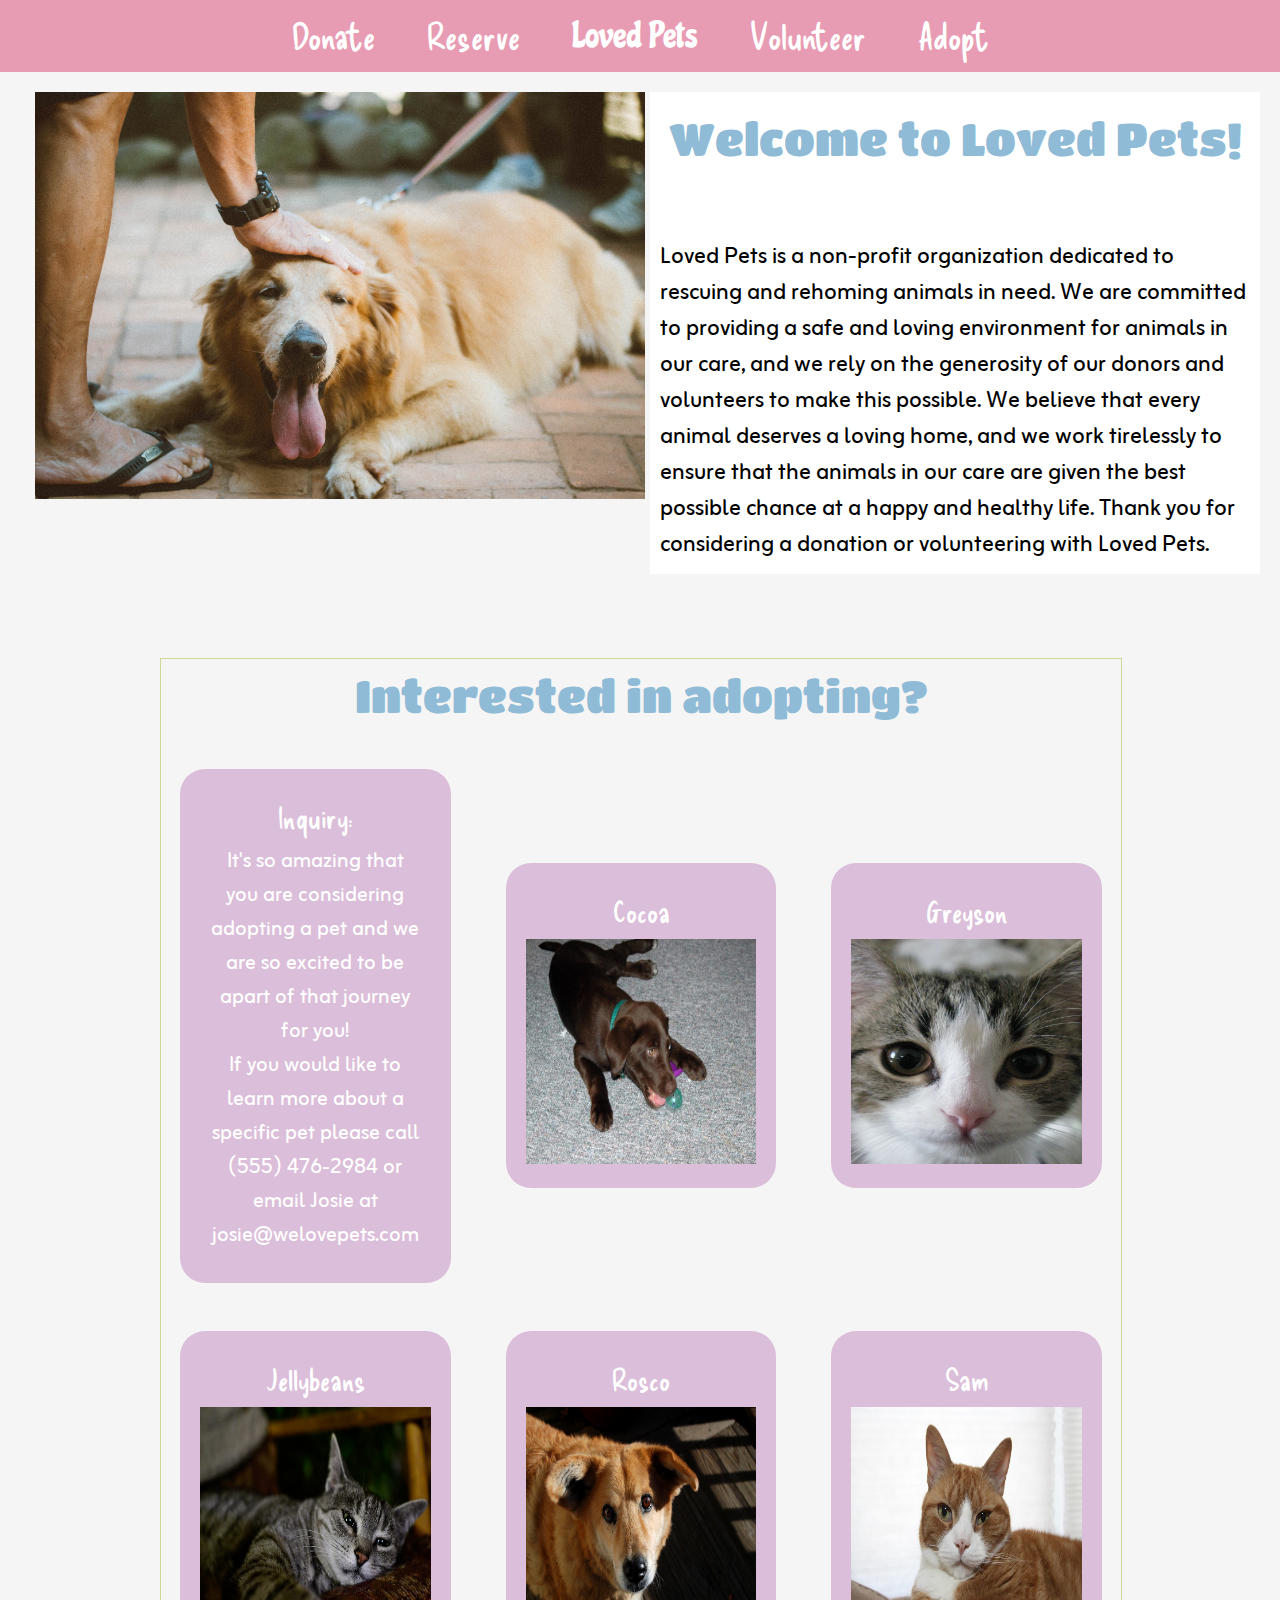
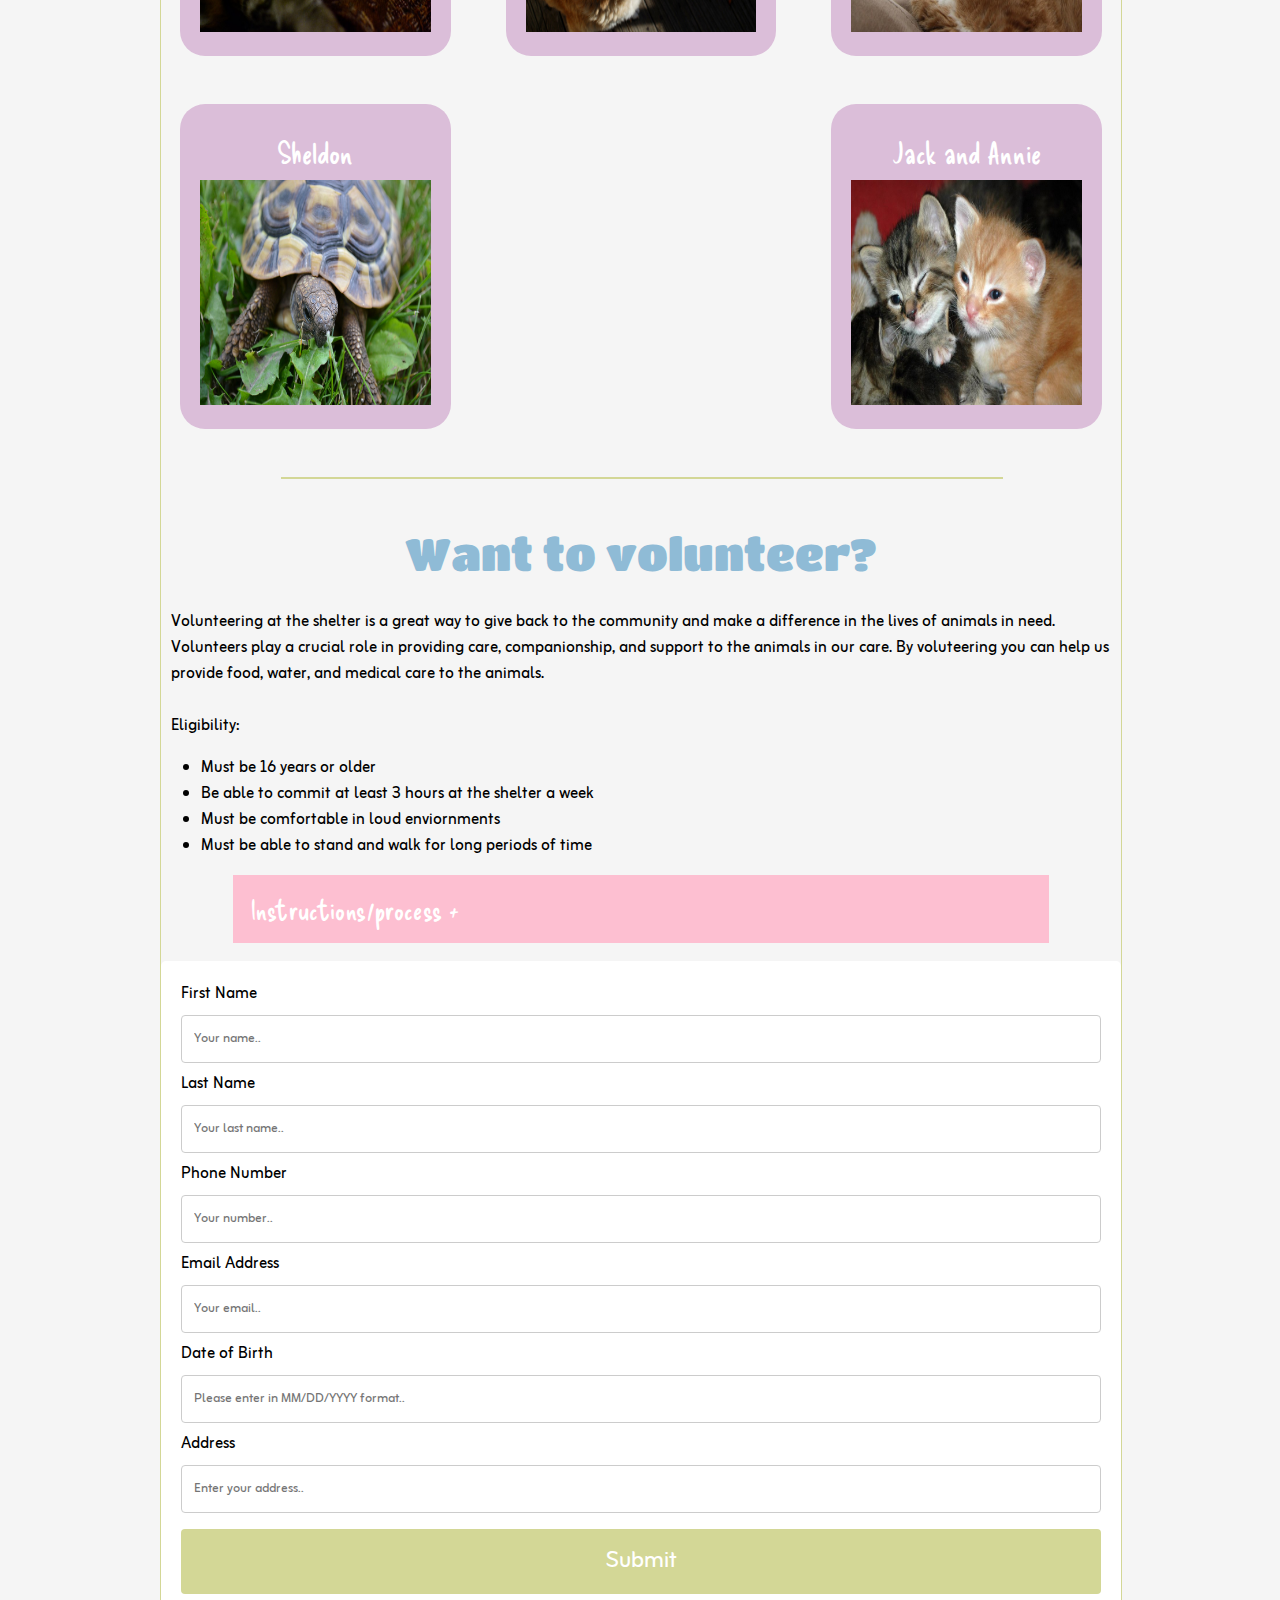
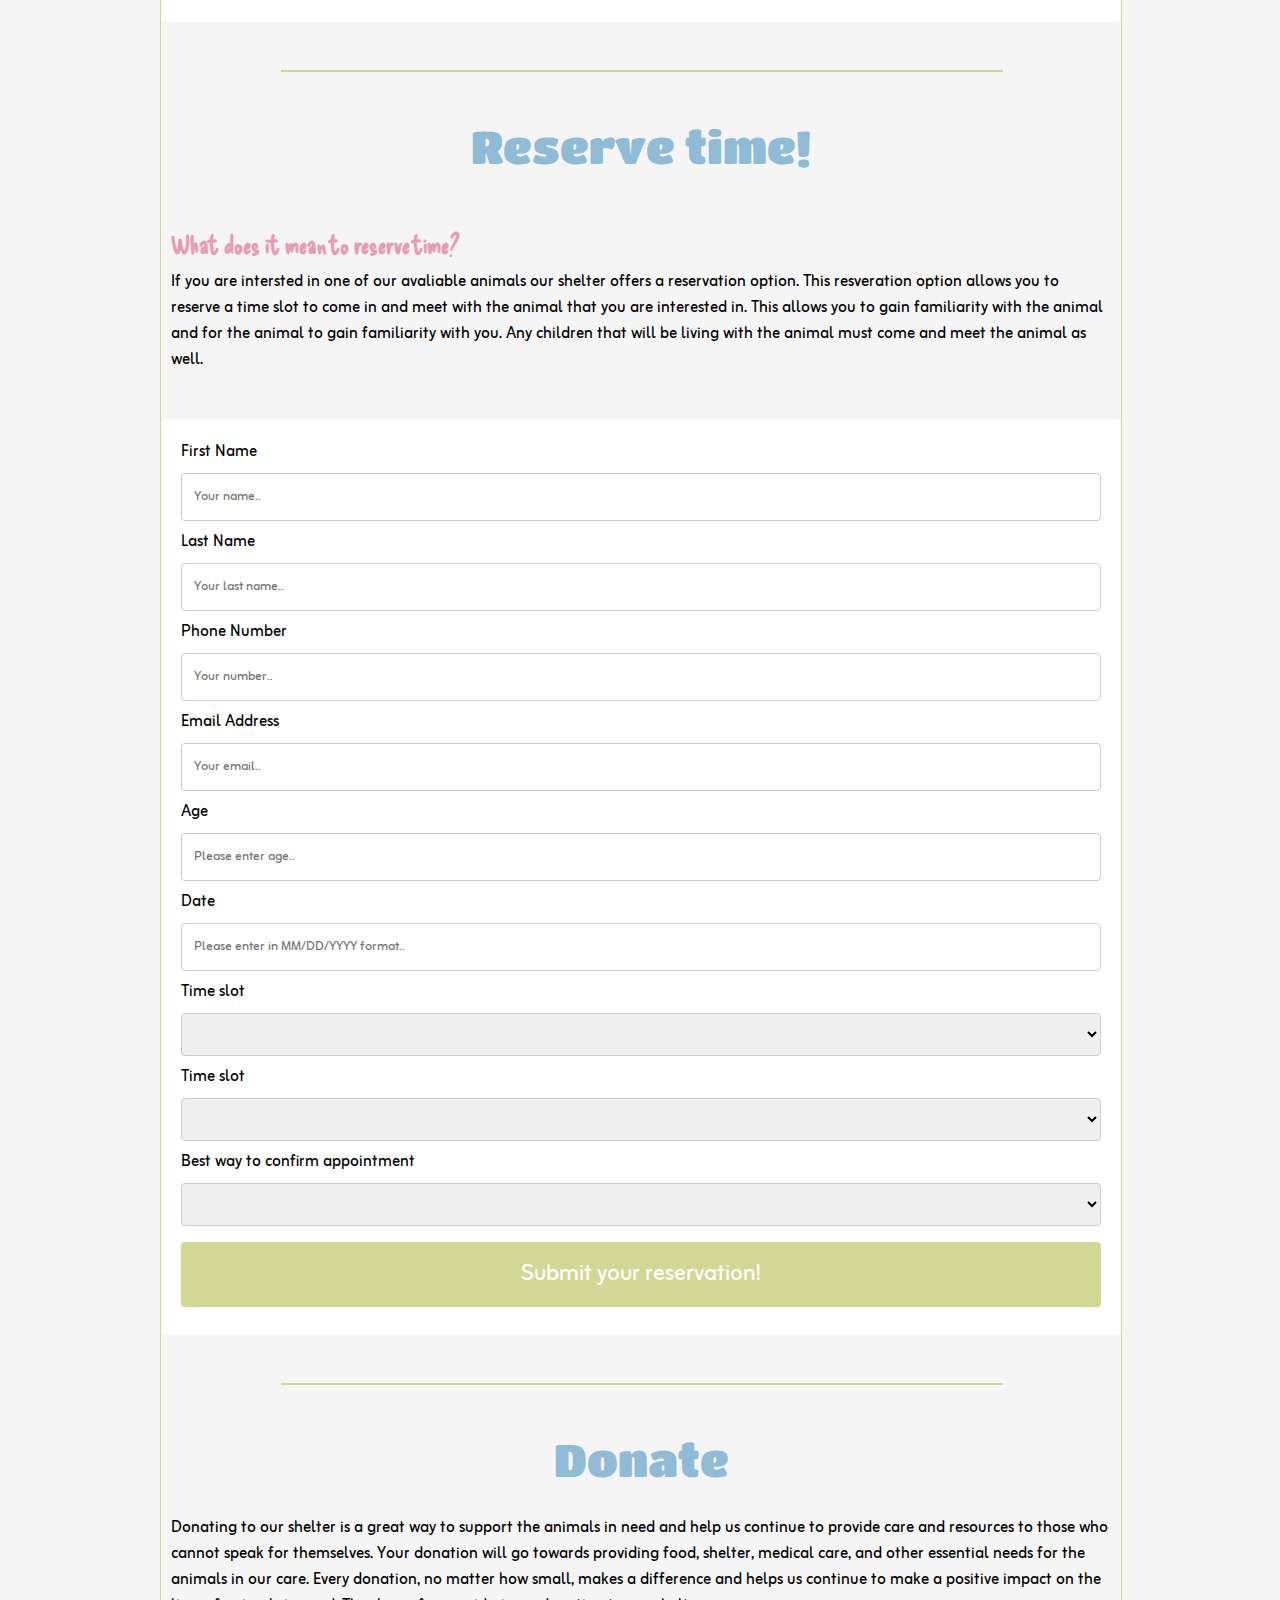
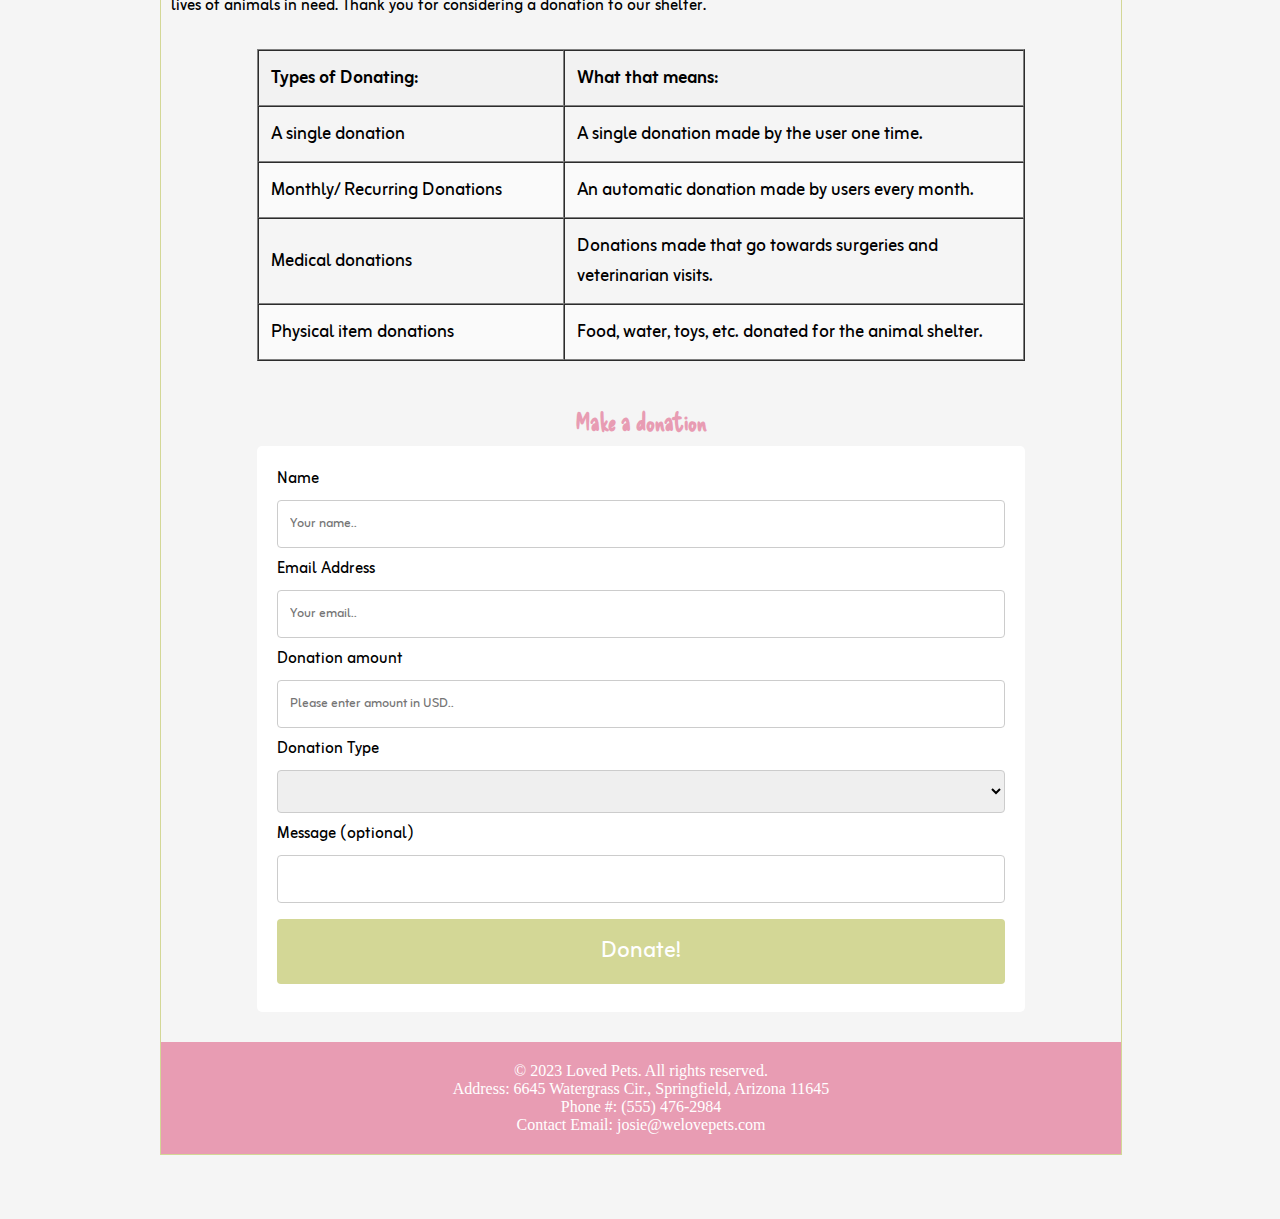
<file: index.html>
<!DOCTYPE html>
<html lang="en">
<head>
    <meta charset="UTF-8">
    <meta name="viewport" content="width=device-width, initial-scale=1.0">
    <title>Loved Pets</title>
  <link rel="preconnect" href="https://fonts.googleapis.com">
  <link rel="preconnect" href="https://fonts.gstatic.com" crossorigin>
  <link href="https://fonts.googleapis.com/css2?family=Chicle&family=Delicious+Handrawn&family=Zain:wght@700&display=swap" rel="stylesheet">
  <link rel="preconnect" href="https://fonts.googleapis.com">
  <link rel="preconnect" href="https://fonts.gstatic.com" crossorigin>
  <link href="https://fonts.googleapis.com/css2?family=Titan+One&display=swap" rel="stylesheet">
  <link rel="stylesheet" type="text/css" href="style.css">
</head>

<body>
  <ul id=navbar>
    <li><a href="#donate" style="font-family:Delicious Handrawn", cursive;">Donate</a></li>
    <li><a href="#reserve" style="font-family:Delicious Handrawn", cursive;">Reserve</a></li>
    <li><a href="#home" style="font-family: Chicle, serif;">Loved Pets</a></li>
    <li><a href="#volunteer" style="font-family:Delicious Handrawn", cursive;">Volunteer</a></li>
    <li><a href="#adopt" style="font-family:Delicious Handrawn", cursive;">Adopt</a></li>
  </ul>

  <div class="container1">
<div class="image-stack" id=home>
  <img src="imageforwebsite/dog_patting.jpg" class="imgs" style="margin-left: 15px;">
</div>
    <div class="text" style="background-color: white;">

      <h1 style="text-align: center;">Welcome to Loved Pets!</h1><br><p style="font-size: 2.5vh;">Loved Pets is a non-profit organization dedicated to rescuing and rehoming animals in need. We are committed to providing a safe and loving environment for animals in our care, and we rely on the generosity of our donors and volunteers to make this possible. We believe that every animal deserves a loving home, and we work tirelessly to ensure that the animals in our care are given the best possible chance at a happy and healthy life. Thank you for considering a donation or volunteering with Loved Pets.</p>
    </div>
    
  </div>

  <div class="line" id=adopt><div>










  
  
  
  <!--adopt section-->
  <h1 style="text-align: center;font-family: Titan One, sans-serif; ;font-size: 5vh;">Interested in adopting?</h1>
    <div class="box-container">
      
      <div id="why" class="box" ><p id="whytitle" class="title">Inquiry:</p>
          <p style="font-family: zain;font-size: 2.3vh;">It's so amazing that you are considering adopting a pet and we are so excited to be apart of that journey for you!<br>
          If you would like to learn more about a specific pet please   call (555) 476-2984 or email Josie at josie@welovepets.com

          </p>

      </div>
      
      <div id="pitch" class="box" style="height: 15%;"><p id="pitchtitle" class="title">Cocoa</p>
        <img src="imageforwebsite/cocoa.jpg" style="height: 25vh;width: 100%;">
        <div class="overlay">
          <p>Breed/Gender: Female chocolate labrador</p>
          <p>Age: 20 weeks</p>
          <p>Details: Cocoa is sweet as pie and loves to give kisses. </p>
        </div>
      </div>

      <div id="theme" class="box"><p id="themetitle" class="title">Greyson</p>
        <img src="imageforwebsite/greyson.jpg" style="height: 25vh;width: 100%;">
        <div class="overlay">
          <p>Breed/Gender: Male gray mix</p>
          <p>Age: 10 weeks</p>
          <p>Details: Greyson is high energy and high cuddles! </p>
        </div>
      </div>

      
    </div>

    <div class="box-container">
      <div id="pitch" class="box" style="height: 15%;"><p id="pitchtitle" class="title">Jellybeans</p>
        <img src="imageforwebsite/jellybean.jpg" style="height: 25vh;width: 100%;">
        <div class="overlay">
          <p>Breed/Gender: Female gray tabby</p>
          <p>Age: 2 years</p>
          <p>Details: Jellybean was found in a storm drain, but loves people. </p>
        </div>
      </div>

      <div id="why" class="box"><p id="whytitle" class="title">Rosco</p>
        <img src="imageforwebsite/rosco.jpg" style="height: 25vh;width: 100%;">
        <div class="overlay">
          <p>Breed/Gender: Male corgi/chihuahua mix</p>
          <p>Age: 8 years</p>
          <p>Details: Roscoe is an older, house trained dog whose owner had to surrender him. He is ready for a home! </p>
        </div>
    </div>
      <div id="pitch" class="box" style="height: 15%;"><p id="pitchtitle" class="title">Sam</p>
        <img src="imageforwebsite/sam.jpg" style="height: 25vh;width: 100%;">
        <div class="overlay">
          <p>Breed/Gender: Male orange mix</p>
          <p>Age: 3 years</p>
          <p>Details: Sam is a calm kitty who is great with children and other animals, but not with dogs. </p>
        </div>
      </div>
    </div>

    <div class="box-container">

      <div id="theme" class="box"><p id="themetitle" class="title">Sheldon</p>
        <img src="imageforwebsite/sheldon.jpg" style="height: 25vh;width: 100%;">
        <div class="overlay">
          <p>Breed/Gender: Male box turtle</p>
          <p>Age: 1 year</p>
          <p>Details: Sheldon likes to sit in the sun, and doesn’t bite! </p>
        </div>
        
      </div>
      <div id="why" class="box"><p id="whytitle" class="title">Jack and Annie</p>
      <img src="imageforwebsite/jack_and_annie.jpg" style="height: 25vh;width: 100%;">
      <div class="overlay">
        <p>Breed/Gender: Male and female brother and sister mix</p>
        <p>Age: 6 weeks</p>
        <p>Details: Jack and Annie are playful and adorable! </p>
      </div>
      

  
  </div>
    </div>

<div class="line" id="volunteer"></div>
  <div class="square"></div>
  <!--volunteer-->
  <div class="container">
  <h1 style="font-family: font-family: Titan One, sans-serif;text-align: center;">Want to volunteer?</h1>
    <p style="font-family: zain;">Volunteering at the shelter is a great way to give back to the community and make a difference in the lives of animals in need. Volunteers play a crucial role in providing care, companionship, and support to the animals in our care. By voluteering you can help us provide food, water, and medical care to the animals.
      <br>
      <br>
      Eligibility:
      <br>
      <ul>
        <li>Must be 16 years or older</li>
        <li>Be able to commit at least 3 hours at the shelter a week</li>
        <li>Must be comfortable in loud enviornments</li>
        <li>Must be able to stand and walk for long periods of time </li>
      </ul>
      
    </p>
    <button class="accordion" style="background-color:#fdbfd1;font-family: Delicious Handrawn, cursive;font-size: 3vh;letter-spacing: 0.01cm;color: white;">Instructions/process +</button>
    <div class="panel">
      <ol>
     <li>Complete the online application</li>
        <li>Submit the application by emailing it to volunteer@welovepets.com or completing the form below</li>
        <li>Participate in a brief phone interview</li>
        <li>Attend a volunteer training session on the first Saturday of every month</li>
      </ol>
    </div>
    <br>
    <br>
    <form>

      <label for="fname">First Name</label>
      <input type="text" id="fname" name="firstname" placeholder="Your name..">

      <label for="lname">Last Name</label>
      <input type="text" id="lname" name="lastname" placeholder="Your last name..">

      <label for="Phone-number">Phone Number</label>
      <input type="text" id="fname" name="phonenumber" placeholder="Your number..">

      <label for="eaddress">Email Address</label>
      <input type="text" id="eaddress" name="emailaddress" placeholder="Your email..">

      <label for="dab">Date of Birth</label>
      <input type="text" id="dab" name="dateofbirth" placeholder="Please enter in MM/DD/YYYY format..">

      <label for="Address">Address</label>
      <input type="text" id="Address" name="Address" placeholder="Enter your address..">
      
      <input style="font-size: 2.5vh;" type="submit" value="Submit">
    </form>
  </div>

  <div class="line" id="reserve"></div>


  <div class="container">
  <h1 style="font-family: font-family: Titan One, sans-serif;text-align: center; ">Reserve time!</h1>
    <br>
    <h2 style="font-family: Delicious Handrawn, cursive;"><b>What does it mean to reserve time?</b></h2>
  <p style="font-family: zain;">If you are intersted in one of our avaliable animals our shelter offers a reservation option. This resveration option allows you to reserve a time slot to come in and meet with the animal that you are interested in. This allows you to gain familiarity with the animal and for the animal to gain familiarity with you. Any children that will be living with the animal must come and meet the animal as well. </p>
    <br>
    <br>
    <form>

      <label for="fname">First Name</label>
      <input type="text" id="fname" name="firstname" placeholder="Your name..">

      <label for="lname">Last Name</label>
      <input type="text" id="lname" name="lastname" placeholder="Your last name..">

      <label for="Phone-number">Phone Number</label>
      <input type="text" id="fname" name="phonenumber" placeholder="Your number..">

      <label for="eaddress">Email Address</label>
      <input type="text" id="eaddress" name="emailaddress" placeholder="Your email..">

      <label for="dab">Age</label>
      <input type="text" id="dab" name="dateofbirth" placeholder="Please enter age..">

      <label for="Address">Date</label>
      <input type="text" id="date" name="date" placeholder="Please enter in MM/DD/YYYY format..">

      <label for="timeslot">Time slot</label>
      <select id="timeslot" name="time">
        <option value="blank">       </option>
        <option value="time1">12:00 - 12:25</option>
        <option value="time2">12:35 -12:55</option>
        <option value="time3">1:05 - 1:30</option>
        <option value="time4">1:40 - 2:10</option>

      </select>

      <label for="pet">Time slot</label>
      <select id="pet" name="pet">
        <option value="blank">       </option>
        <option value="cocoa">Cocoa</option>
        <option value="greyson">Greyson</option>
        <option value="JackandAnnie">Jack and Annie</option>
        <option value="Jellybean">Jellybean</option>
        <option value="Max">Max</option>
        <option value="Rosco">Rosco</option>
        <option value="Sam">Sam</option>
        <option value="Sheldon">Sheldon</option>

      </select>

      <label for="confirm">Best way to confirm appointment </label>
      <select id="confirm" name="confirm">
        <option value="blank">       </option>
        <option value="email">Email</option>
        <option value="Phone">Phone</option>
        <option value="Text">Text Message</option>
      </select>

      <input style="font-size: 2.5vh;" type="submit" value="Submit your reservation!">
    </form>
  </div>



  <div class="line" id="donate"></div>



  <div class="container">
     <h1 style="font-family: font-family: Titan One, sans-serif;text-align: center;">Donate</h1>
    <p style="font-family: zain;">Donating to our shelter is a great way to support the animals in need and help us continue to provide care and resources to those who cannot speak for themselves. Your donation will go towards providing food, shelter, medical care, and other essential needs for the animals in our care. Every donation, no matter how small, makes a difference and helps us continue to make a positive impact on the lives of animals in need. Thank you for considering a donation to our shelter.</p>

    <div style="width: 80%; margin: 30px auto;">

      <table border="1" cellpadding="12" cellspacing="0" 
             style="width:100%; font-size:18px; text-align:left; font-family: zain;">

        <tr style="background:#f2f2f2; font-weight:bold;">
          <th style="width:40%;">Types of Donating:</th>
          <th>What that means:</th>
        </tr>

        <tr>
          <td>A single donation</td>
          <td>A single donation made by the user one time.</td>
        </tr>

        <tr style="background:#fafafa;">
          <td>Monthly/ Recurring Donations</td>
          <td>An automatic donation made by users every month.</td>
        </tr>

        <tr>
          <td>Medical donations</td>
          <td>Donations made that go towards surgeries and veterinarian visits.</td>
        </tr>

        <tr style="background:#fafafa;">
          <td>Physical item donations</td>
          <td>Food, water, toys, etc. donated for the animal shelter.</td>
        </tr>

      </table>
      <br>
      <br>
      <h2 style="text-align: center; font-family: Delicious Handrawn, cursive;">Make a donation</h2>
      <form>

        <label for="fname"> Name</label>
        <input type="text" id="fname" name="firstname" placeholder="Your name..">

        <label for="eaddress">Email Address</label>
        <input type="text" id="eaddress" name="emailaddress" placeholder="Your email..">


        <label for="Address">Donation amount</label>
        <input type="text" id="date" name="date" placeholder="Please enter amount in USD..">


        <label for="donationtype">Donation Type</label>
        <select id="donationtype" name="donationtype">
          <option value="blank">       </option>
          <option value="cocoa">Single donation</option>
          <option value="Monthly/ Recurring Donations	">Monthly/ Recurring Donations	</option>
          <option value="Medical donations">Medical donations	</option>
          <option value="Physical item donations">Physical item donations	</option>


        </select>

        <label for="message"> Message (optional)</label>
        <input type="text" id="message" name="message" placeholder="      ">

        <input style="font-size: 2.5vh;" type="submit" value="Donate!">
      </form>
    </div>  
    </div>

    <footer>
      <p>© 2023 Loved Pets. All rights reserved.<br>
      Address: 6645 Watergrass Cir., Springfield, Arizona 11645<br>
      Phone #: (555) 476-2984<br>
      Contact Email: josie@welovepets.com</p>
    </footer>



  
  <script>var acc = document.getElementsByClassName("accordion");
  var i;

  for (i = 0; i < acc.length; i++) {
    acc[i].addEventListener("click", function() {
      this.classList.toggle("active");

      var panel = this.nextElementSibling;
      if (panel.style.display === "block") {
        panel.style.display = "none";
      } else {
        panel.style.display = "block";
      }
    });
  }</script>


</body>
</html>
</file>
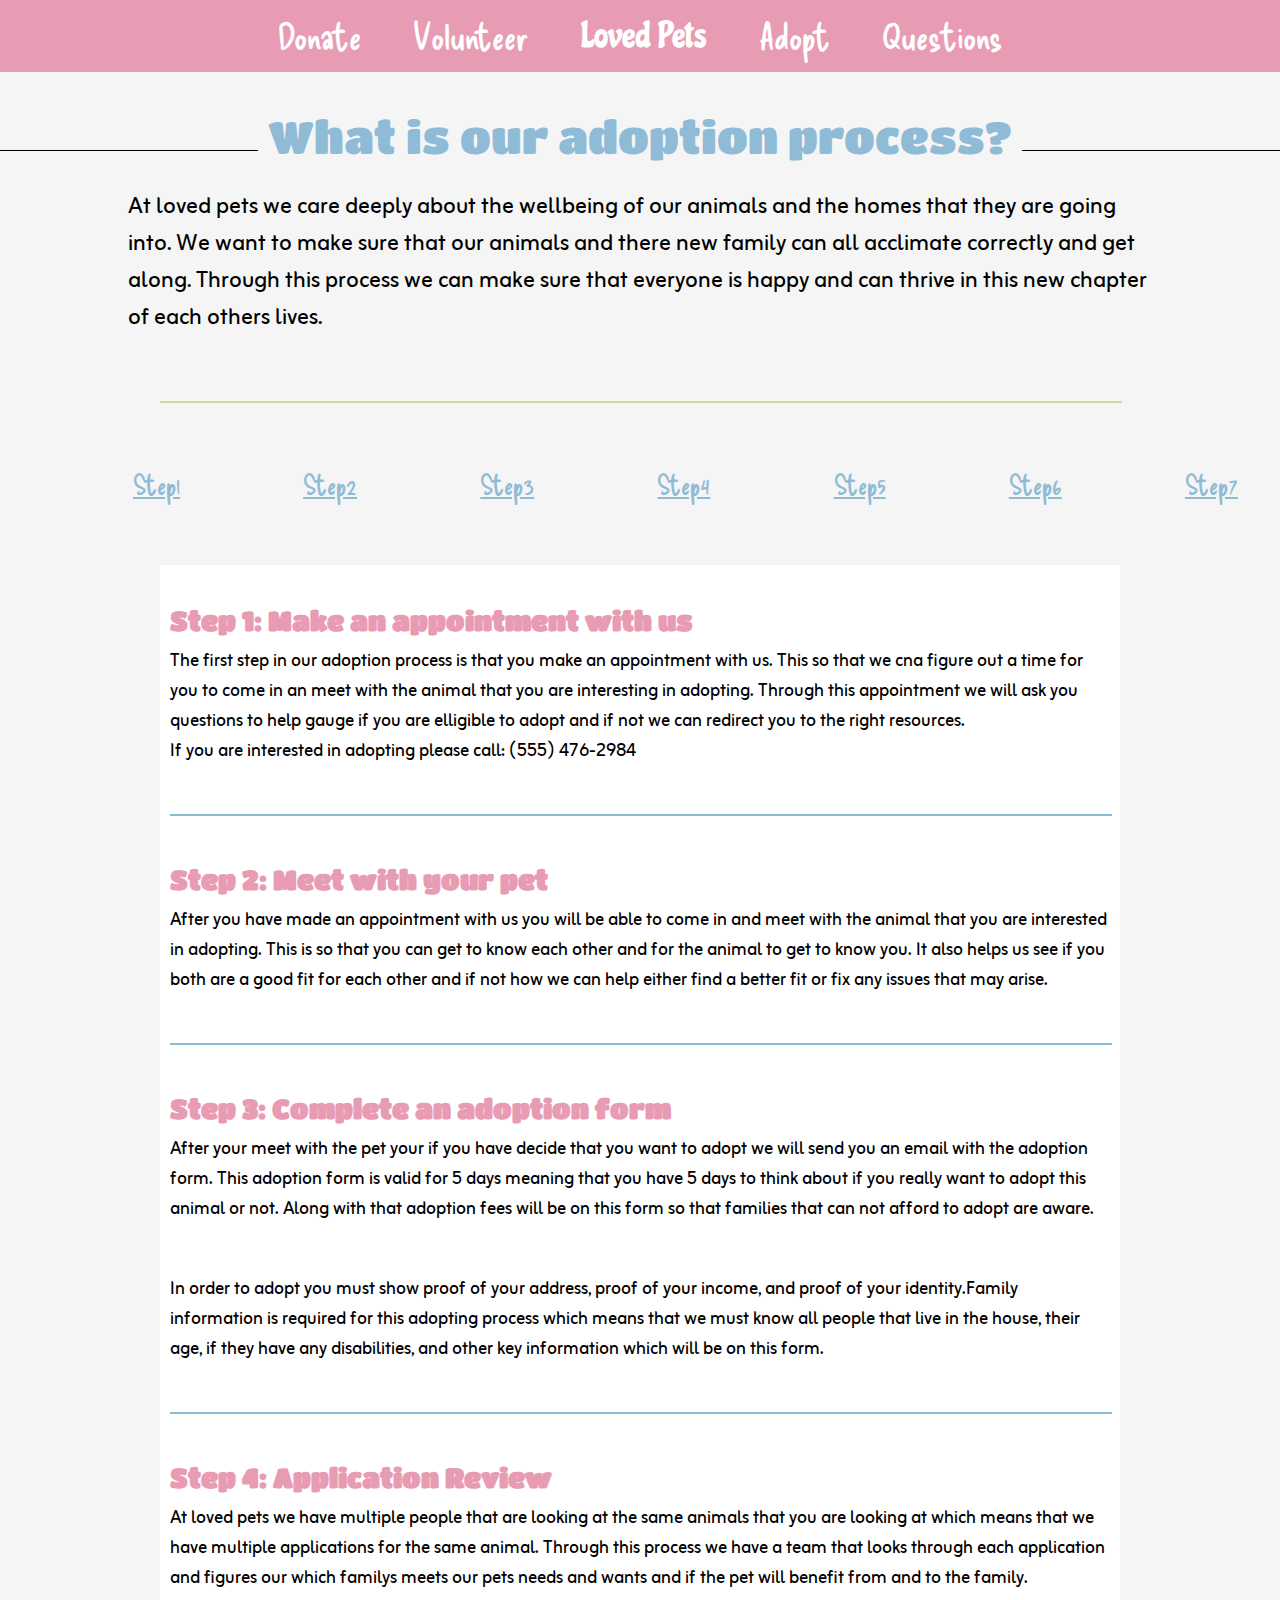
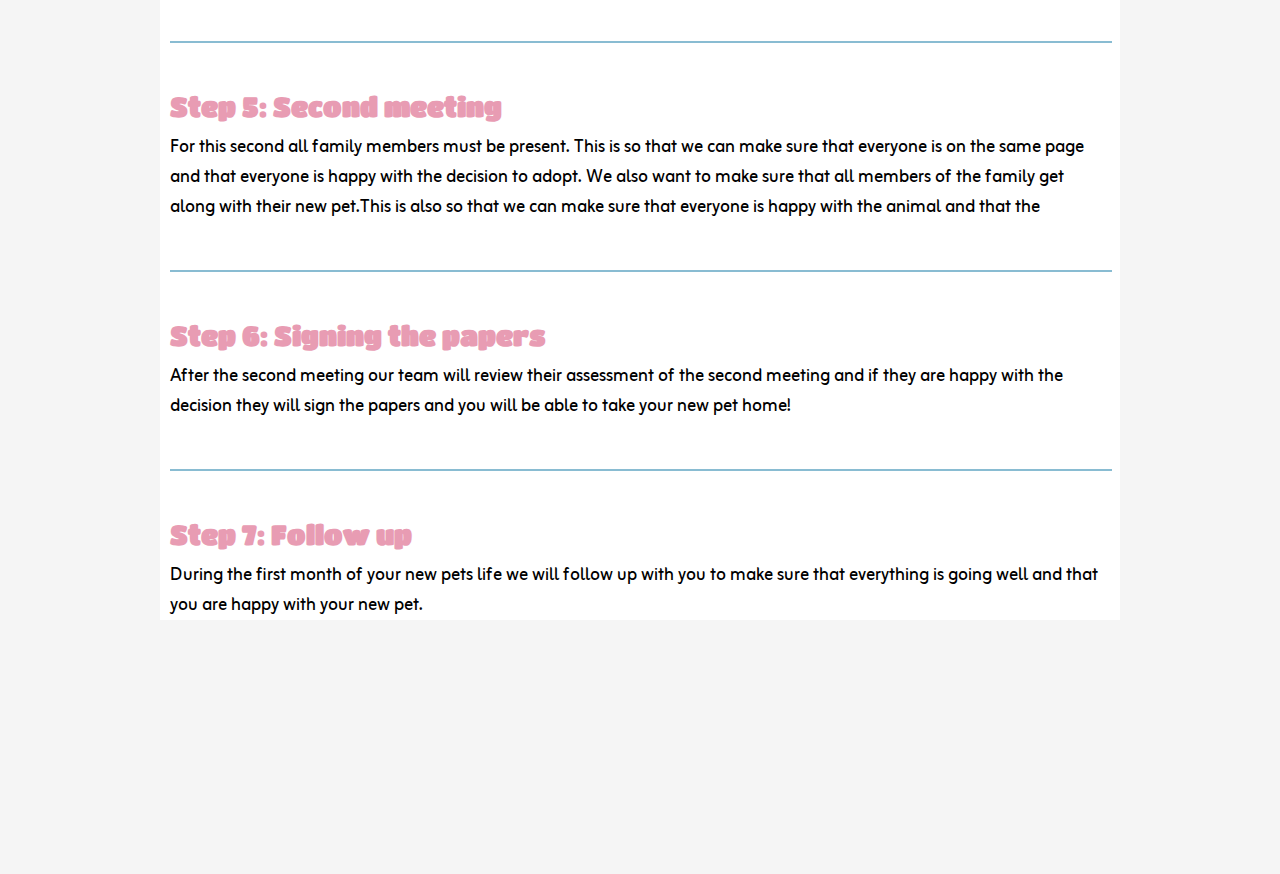
<file: adoption process.html>
<!DOCTYPE html>
<html lang="en">
<head>
    <meta charset="UTF-8">
    <meta name="viewport" content="width=device-width, initial-scale=1.0">
    <title>Loved Pets</title>
  <link rel="preconnect" href="https://fonts.googleapis.com">
  <link rel="preconnect" href="https://fonts.gstatic.com" crossorigin>
  <link href="https://fonts.googleapis.com/css2?family=Chicle&family=Delicious+Handrawn&family=Zain:wght@700&display=swap" rel="stylesheet">
  <link rel="preconnect" href="https://fonts.googleapis.com">
  <link rel="preconnect" href="https://fonts.gstatic.com" crossorigin>
  <link href="https://fonts.googleapis.com/css2?family=Titan+One&display=swap" rel="stylesheet">
  <link rel="stylesheet" type="text/css" href="style.css">
<link rel="icon" href="imageforwebsite/logo.png" type="image/x-icon">
</head>
  <body>
    <ul id="navbar">
      <li><a href="donate.html">Donate</a></li>
      <li><a href="volunteer.html">Volunteer</a></li>
      <li><a href="index.html" style="font-family: Chicle, serif;">Loved Pets</a></li>

      <li class="dropdown">
        <a class="dropbtn">Adopt</a>
        <ul class="dropdown-content">
          <li><a style="color:black;font-family:Zain, sans-serif;font-size:2vh;" href="adoption.html" >Animals</a></li>
          <li><a style="color:black;font-family:Zain, sans-serif;font-size:2vh;"  href="adoption process.html">Adoption Process</a></li>
        </ul>
        <li><a href="Questions.html">Questions</a></li>
      </li>
    </ul>




    <div class="divider" style="margin-top: 5%;">
      <span style="text-align: center;font-family: Titan One, sans-serif; ;font-size: 5vh;margin-top: 3%;color: #8fbbd6;">What is our adoption process?</span>
    </div>

    <p style="margin-left: 10%;margin-right: 10%;margin-top:3%;font-family: zain;font-size: 2.5vh;">At loved pets we care deeply about the wellbeing of our animals and the homes that they are going into. We want to make sure that our animals and there new family can all acclimate correctly and get along. Through this process we can make sure that everyone is happy and can thrive in this new chapter of each others lives.</p>

 <div class="line"></div>
<div class="line2"> 
  <a href="#1">Step1</a>
  <a href="#2">Step2</a>
  <a href="#3">Step3</a>
  <a href="#4">Step4</a>
  <a href="#5">Step5</a>
  <a href="#6">Step6</a>
  <a href="#7">Step7</a>

</div>
    
    <div class="square" style="height: 100%; width: 75%; background-color: white; border-width: 2px;border-color: black; margin-left: 12.5%;margin-right: 10%;margin-bottom: 10%;"> 
      <br>
    <h2 id="1"> Step 1: Make an appointment with us</h2>
      <p> The first step in our adoption process is that you make an appointment with us. This so that we cna figure out a time for you to come in an meet with the animal that you are interesting in adopting. Through this appointment we will ask you questions to help gauge if you are elligible to adopt and if not we can redirect you to the right resources.
      <br> 
        If you are interested in adopting please call: (555) 476-2984</p>

      <div class="line1" id="2"></div>

      <h2 > Step 2: Meet with your pet</h2>
      <p> After you have made an appointment with us you will be able to come in and meet with the animal that you are interested in adopting. This is so that you can get to know each other and for the animal to get to know you. It also helps us see if you both are a good fit for each other and if not how we can help either find a better fit or fix any issues that may arise.</p>

      <div class="line1" id="3"></div>

      <h2> Step 3: Complete an adoption form</h2>
      <p> After your meet with the pet your if you have decide that you want to adopt we will send you an email with the adoption form. This adoption form is valid for 5 days meaning that you have 5 days to think about if you really want to adopt this animal or not. Along with that adoption fees will be on this form so that families that can not afford to adopt are aware.</p>
      <br>
      <p>
        In order to adopt you must show proof of your address, proof of your income, and proof of your identity.Family information is required for this adopting process which means that we must know all people that live in the house, their age, if they have any disabilities, and other key information which will be on this form.
      </p>

      <div class="line1" id="4"></div>

      <h2> Step 4: Application Review</h2>
      <p> At loved pets we have multiple people that are looking at the same animals that you are looking at which means that we have multiple applications for the same animal. Through this process we have a team that looks through each application and figures our which familys meets our pets needs and wants and if the pet will benefit from and to the family.
      </p>

      <div class="line1" id ="5"></div>

      <h2> Step 5: Second meeting</h2>
      <p> For this second all family members must be present. This is so that we can make sure that everyone is on the same page and that everyone is happy with the decision to adopt. We also want to make sure that all members of the family get along with their new pet.This is also so that we can make sure that everyone is happy with the animal and that the
      </p>

      <div class="line1" id ="6"></div>

      <h2> Step 6: Signing the papers</h2>
      <p> After the second meeting our team will review their assessment of the second meeting and if they are happy with the decision they will sign the papers and you will be able to take your new pet home!
      </p>

      <div class="line1" id="7"></div>

      <h2> Step 7: Follow up</h2>
      <p> During the first month of your new pets life we will follow up with you to make sure that everything is going well and that you are happy with your new pet.
      </p>
    </div>
    <br>
    <br>
    <br>
    <br>
    <br>
    <br>
    <br>
  </html>
  </body>
</file>
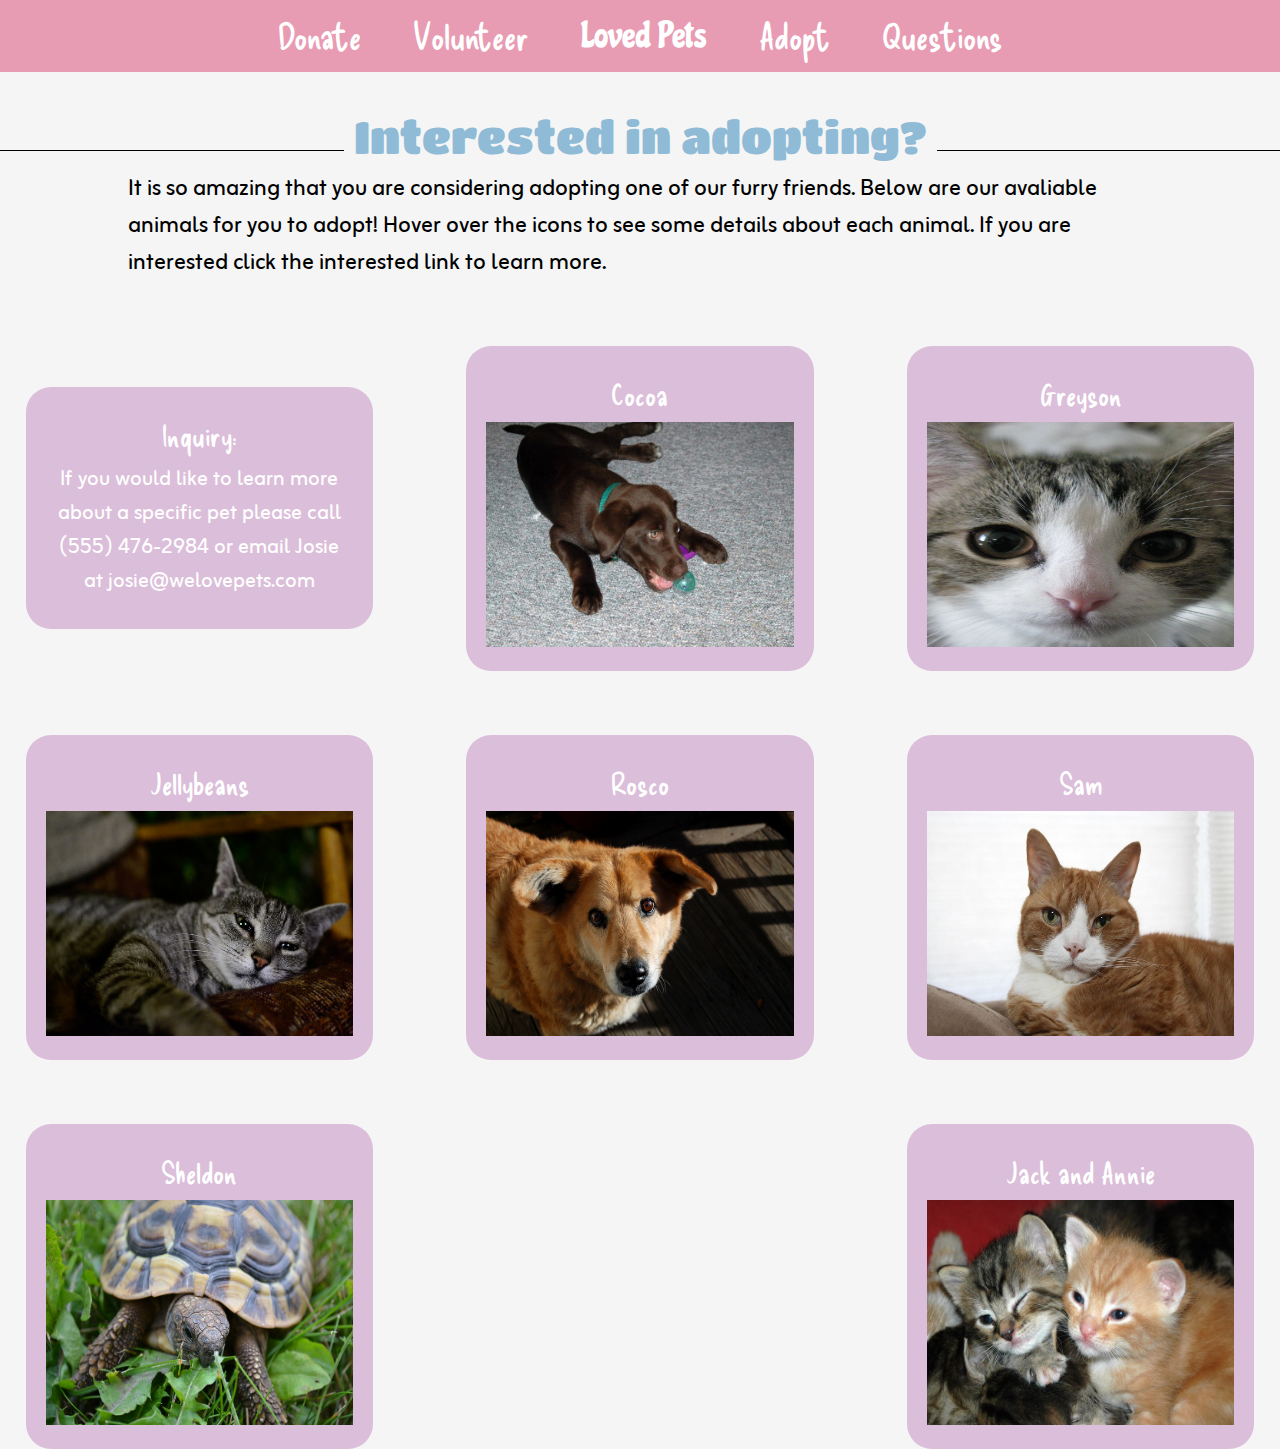
<file: adoption.html>
<!DOCTYPE html>
<html lang="en">
<head>
    <meta charset="UTF-8">
    <meta name="viewport" content="width=device-width, initial-scale=1.0">
    <title>Loved Pets</title>
  <link rel="preconnect" href="https://fonts.googleapis.com">
  <link rel="preconnect" href="https://fonts.gstatic.com" crossorigin>
  <link href="https://fonts.googleapis.com/css2?family=Chicle&family=Delicious+Handrawn&family=Zain:wght@700&display=swap" rel="stylesheet">
  <link rel="preconnect" href="https://fonts.googleapis.com">
  <link rel="preconnect" href="https://fonts.gstatic.com" crossorigin>
  <link href="https://fonts.googleapis.com/css2?family=Titan+One&display=swap" rel="stylesheet">
  <link rel="stylesheet" type="text/css" href="style.css">
<link rel="icon" href="imageforwebsite/logo.png" type="image/x-icon">
</head>
  <body>
    <ul id="navbar">
      <li><a href="donate.html">Donate</a></li>
      <li><a href="volunteer.html">Volunteer</a></li>
      <li><a href="index.html" style="font-family: Chicle, serif;">Loved Pets</a></li>

      <li class="dropdown">
        <a class="dropbtn">Adopt</a>
        <ul class="dropdown-content">
          <li><a style="color:black;font-family:Zain, sans-serif;font-size:2vh;" href="adoption.html" >Animals</a></li>
          <li><a style="color:black;font-family:Zain, sans-serif;font-size:2vh;"  href="adoption process.html">Adoption Process</a></li>
        </ul>
        <li><a href="Questions.html">Questions</a></li>
      </li>
    </ul>


   

    <div class="divider" style="margin-top: 5%;">
      <span style="text-align: center;font-family: Titan One, sans-serif; ;font-size: 5vh;margin-top: 3%;color: #8fbbd6;">Interested in adopting?</span>
    </div>

    <p style="margin-left: 10%;margin-right: 10%;font-family: zain;font-size: 2.5vh;">It is so amazing that you are considering adopting one of our furry friends. Below are our avaliable animals for you to adopt! Hover over the icons to see some details about each animal. If you are interested click the interested link to learn more.</p>
    
  <div class="box-container">

    <div id="why" class="box" ><p id="whytitle" class="title">Inquiry:</p>
        <p style="font-family: zain;font-size: 2.3vh;">
        If you would like to learn more about a specific pet please   call (555) 476-2984 or email Josie at josie@welovepets.com

        </p>

    </div>

    <div id="pitch" class="box" style="height: 15%;"><p id="pitchtitle" class="title">Cocoa</p>
      <img src="imageforwebsite/cocoa.jpg" style="height: 25vh;width: 100%;">
      <div class="overlay">
        <p>Breed/Gender: Female chocolate labrador</p>
        <p>Age: 20 weeks</p>
        <p>Details: Cocoa is sweet as pie and loves to give kisses. </p>
      </div>
    </div>

    <div id="theme" class="box"><p id="themetitle" class="title">Greyson</p>
      <img src="imageforwebsite/greyson.jpg" style="height: 25vh;width: 100%;">
      <div class="overlay">
        <p>Breed/Gender: Male gray mix</p>
        <p>Age: 10 weeks</p>
        <p>Details: Greyson is high energy and high cuddles! </p>
      </div>
    </div>


  </div>

  <div class="box-container">
    <div id="pitch" class="box" style="height: 15%;"><p id="pitchtitle" class="title">Jellybeans</p>
      <img src="imageforwebsite/jellybean.jpg" style="height: 25vh;width: 100%;">
      <div class="overlay">
        <p>Breed/Gender: Female gray tabby</p>
        <p>Age: 2 years</p>
        <p>Details: Jellybean was found in a storm drain, but loves people. </p>
      </div>
    </div>

    <div id="why" class="box"><p id="whytitle" class="title">Rosco</p>
      <img src="imageforwebsite/rosco.jpg" style="height: 25vh;width: 100%;">
      <div class="overlay">
        <p>Breed/Gender: Male corgi/chihuahua mix</p>
        <p>Age: 8 years</p>
        <p>Details: Roscoe is an older, house trained dog whose owner had to surrender him. He is ready for a home! </p>
      </div>
  </div>
    <div id="pitch" class="box" style="height: 15%;"><p id="pitchtitle" class="title">Sam</p>
      <img src="imageforwebsite/sam.jpg" style="height: 25vh;width: 100%;">
      <div class="overlay">
        <p>Breed/Gender: Male orange mix</p>
        <p>Age: 3 years</p>
        <p>Details: Sam is a calm kitty who is great with children and other animals, but not with dogs. </p>
      </div>
    </div>
  </div>

  <div class="box-container">

    <div id="theme" class="box"><p id="themetitle" class="title">Sheldon</p>
      <img src="imageforwebsite/sheldon.jpg" style="height: 25vh;width: 100%;">
      <div class="overlay">
        <p>Breed/Gender: Male box turtle</p>
        <p>Age: 1 year</p>
        <p>Details: Sheldon likes to sit in the sun, and doesn’t bite! </p>
      </div>

    </div>
    <div id="why" class="box"><p id="whytitle" class="title">Jack and Annie</p>
    <img src="imageforwebsite/jack_and_annie.jpg" style="height: 25vh;width: 100%;">
    <div class="overlay">
      <p>Breed/Gender: Male and female brother and sister mix</p>
      <p>Age: 6 weeks</p>
      <p>Details: Jack and Annie are playful and adorable! </p>
    </div>



</div>
  </div>
  </html>
  </body>
</file>
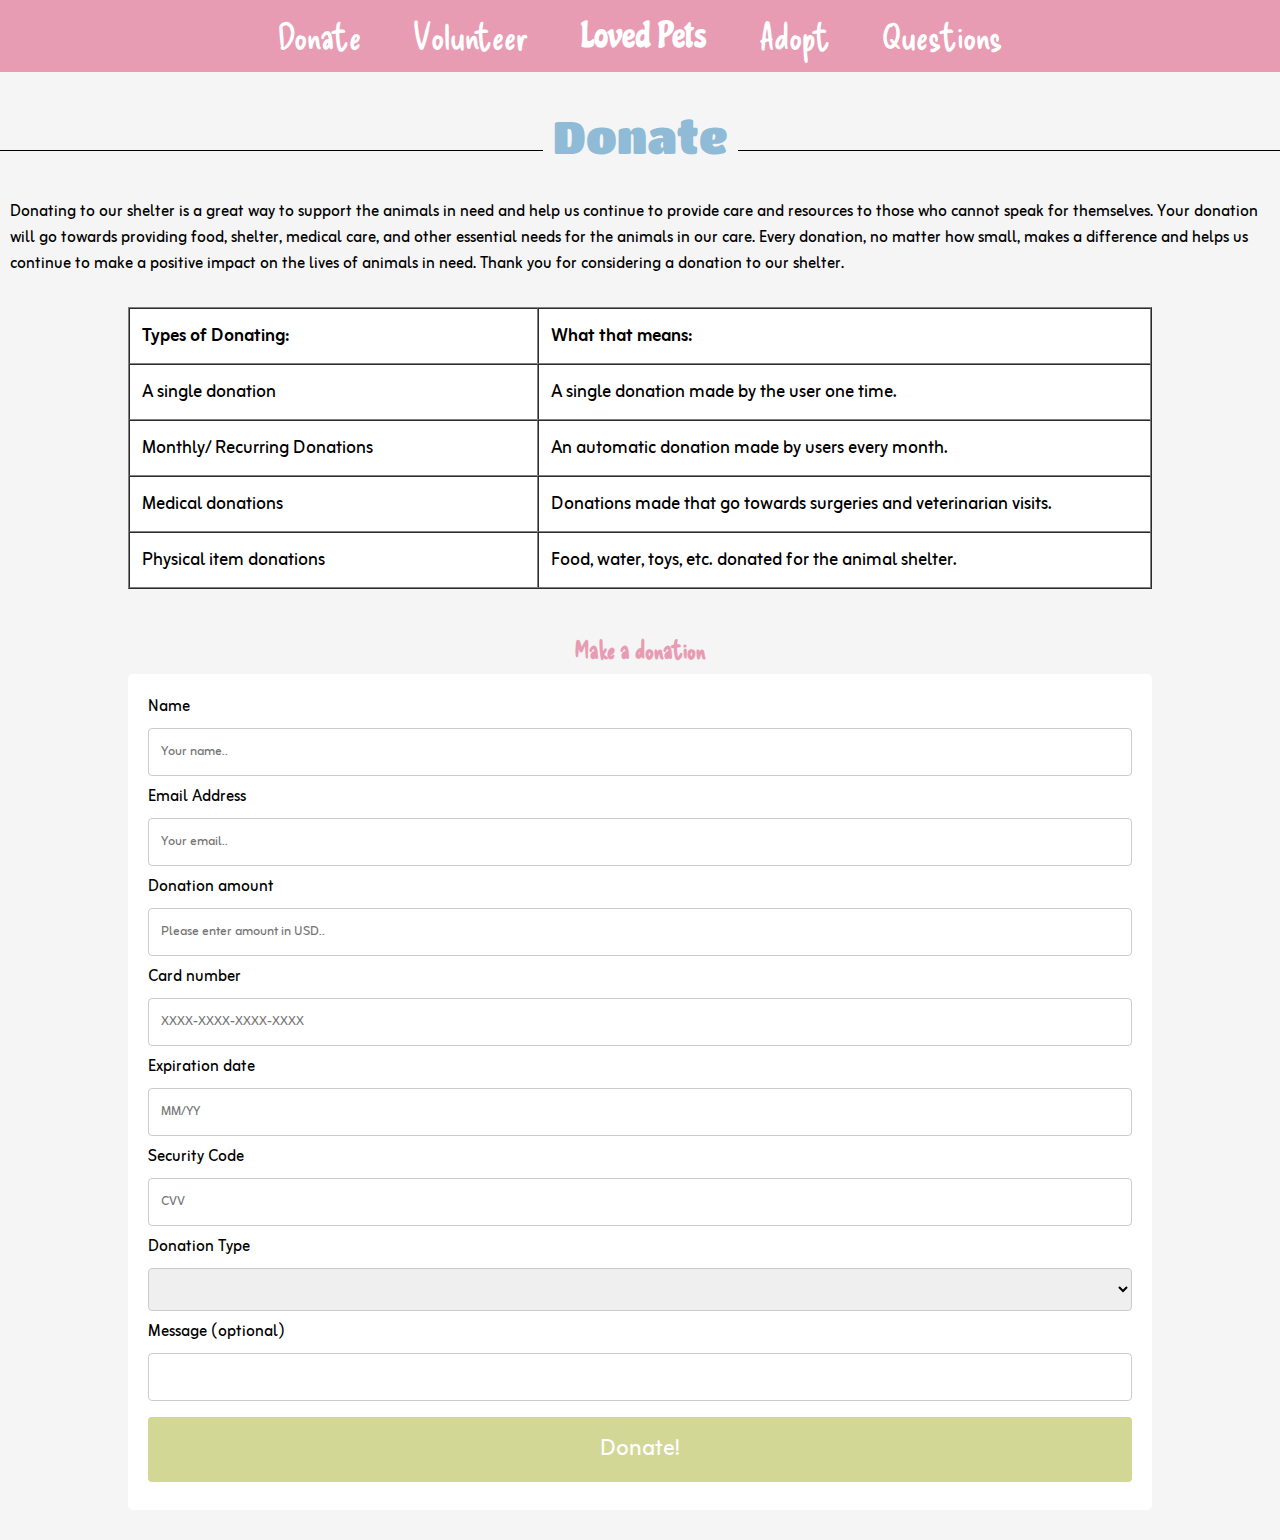
<file: donate.html>
<!DOCTYPE html>
<html lang="en">
<head>
    <meta charset="UTF-8">
    <meta name="viewport" content="width=device-width, initial-scale=1.0">
    <title>Loved Pets</title>
  <link rel="preconnect" href="https://fonts.googleapis.com">
  <link rel="preconnect" href="https://fonts.gstatic.com" crossorigin>
  <link href="https://fonts.googleapis.com/css2?family=Chicle&family=Delicious+Handrawn&family=Zain:wght@700&display=swap" rel="stylesheet">
  <link rel="preconnect" href="https://fonts.googleapis.com">
  <link rel="preconnect" href="https://fonts.gstatic.com" crossorigin>
  <link href="https://fonts.googleapis.com/css2?family=Titan+One&display=swap" rel="stylesheet">
  <link rel="stylesheet" type="text/css" href="style.css">
<link rel="icon" href="imageforwebsite/logo.png" type="image/x-icon">
</head>
  <body>
    <ul id="navbar">
      <li><a href="donate.html">Donate</a></li>
      <li><a href="volunteer.html">Volunteer</a></li>
      <li><a href="index.html" style="font-family: Chicle, serif;">Loved Pets</a></li>

      <li class="dropdown">
        <a class="dropbtn">Adopt</a>
        <ul class="dropdown-content">
          <li><a style="color:black;font-family:Zain, sans-serif;font-size:2vh;" href="adoption.html" >Animals</a></li>
          <li><a style="color:black;font-family:Zain, sans-serif;font-size:2vh;"  href="adoption process.html">Adoption Process</a></li>
        </ul>
        <li><a href="Questions.html">Questions</a></li>
      </li>
    </ul>

  
<div class="container">
  <div class="divider" style="margin-top: 5%;">
    <span style="text-align: center;font-family: Titan One, sans-serif; ;font-size: 5vh;margin-top: 3%;color: #8fbbd6;">Donate</span>
  </div>
  <br>
  <p style="font-family: zain;">Donating to our shelter is a great way to support the animals in need and help us continue to provide care and resources to those who cannot speak for themselves. Your donation will go towards providing food, shelter, medical care, and other essential needs for the animals in our care. Every donation, no matter how small, makes a difference and helps us continue to make a positive impact on the lives of animals in need. Thank you for considering a donation to our shelter.</p>

  <div style="width: 80%; margin: 30px auto;">

    <table border="1" cellpadding="12" cellspacing="0" 
           style="width:100%; font-size:18px; text-align:left; font-family: zain;background-color: #ffffff;">

      <tr style="background-color: #ffffff; font-weight:bold;">
        <th style="width:40%;">Types of Donating:</th>
        <th>What that means:</th>
      </tr>

      <tr>
        <td>A single donation</td>
        <td>A single donation made by the user one time.</td>
      </tr>

      <tr style="background-color: #ffffff;">
        <td>Monthly/ Recurring Donations</td>
        <td>An automatic donation made by users every month.</td>
      </tr>

      <tr>
        <td>Medical donations</td>
        <td>Donations made that go towards surgeries and veterinarian visits.</td>
      </tr>

      <tr style="background-color: #ffffff;">
        <td>Physical item donations</td>
        <td>Food, water, toys, etc. donated for the animal shelter.</td>
      </tr>

    </table>
    <br>
    <br>
    <h2 style="text-align: center; font-family: Delicious Handrawn, cursive;">Make a donation</h2>
    <form>

      <label for="fname"> Name</label>
      <input type="text" id="fname" name="firstname" placeholder="Your name..">

      <label for="eaddress">Email Address</label>
      <input type="text" id="eaddress" name="emailaddress" placeholder="Your email..">


      <label for="Address">Donation amount</label>
      <input type="text" id="date" name="date" placeholder="Please enter amount in USD..">

      <label for="Address">Card number</label>
      <input type="text" id="date" name="date" placeholder="XXXX-XXXX-XXXX-XXXX">

      <label for="Address">Expiration date</label>
      <input type="text" id="date" name="date" placeholder="MM/YY">

      <label for="Address">Security Code</label>
      <input type="text" id="date" name="date" placeholder="CVV">

      <label for="donationtype">Donation Type</label>
      <select id="donationtype" name="donationtype">
        <option value="blank">       </option>
        <option value="cocoa">Single donation</option>
        <option value="Monthly/ Recurring Donations	">Monthly/ Recurring Donations	</option>
        <option value="Medical donations">Medical donations	</option>
        <option value="Physical item donations">Physical item donations	</option>


      </select>

      <label for="message"> Message (optional)</label>
      <input type="text" id="message" name="message" placeholder="      ">

      <input style="font-size: 2.5vh;" type="submit" value="Donate!">
    </form>
  </div>  
  </div>
</html>
</body>
</file>
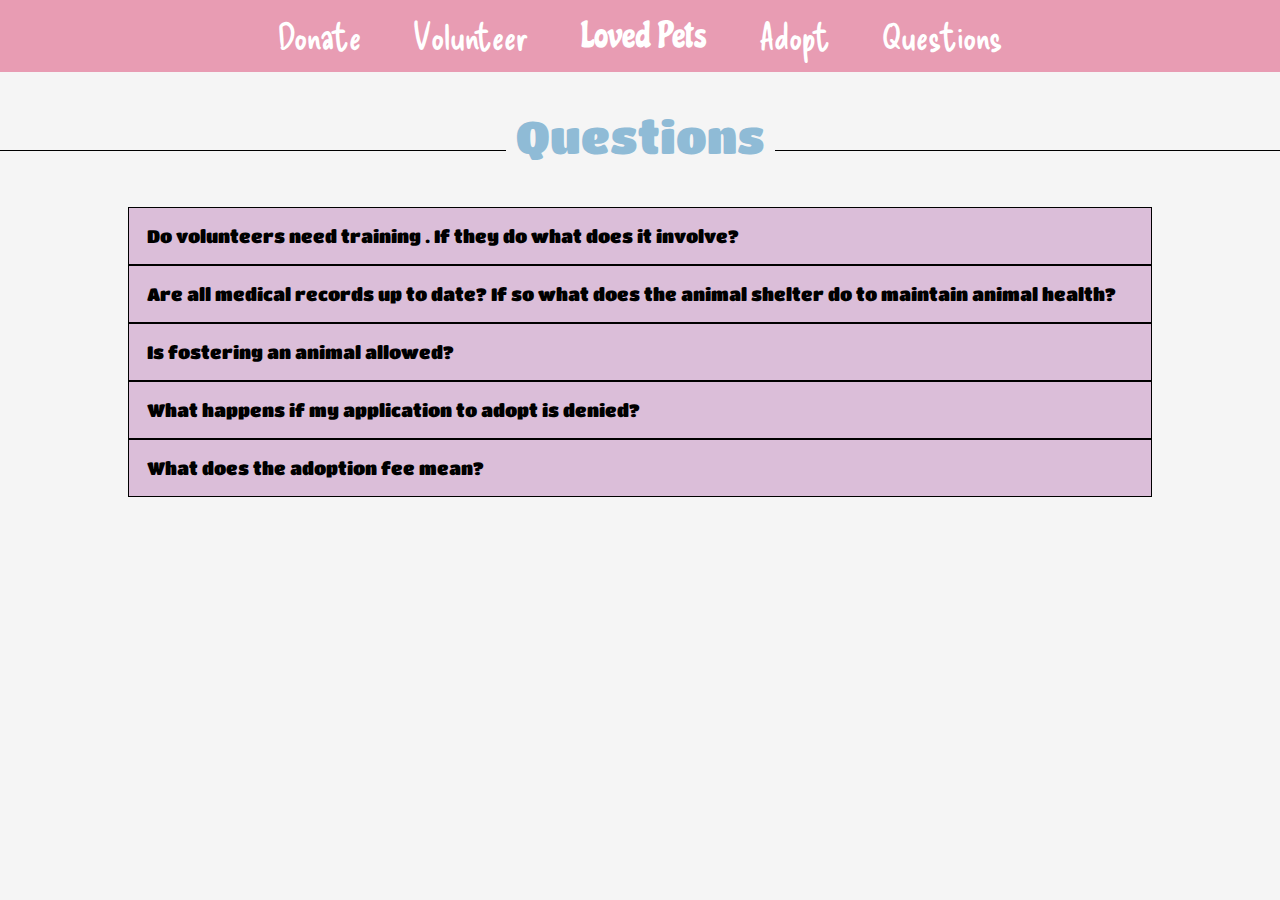
<file: Questions.html>
<!DOCTYPE html>
<html lang="en">
<head>
    <meta charset="UTF-8">
    <meta name="viewport" content="width=device-width, initial-scale=1.0">
    <title>Loved Pets</title>
  <link rel="preconnect" href="https://fonts.googleapis.com">
  <link rel="preconnect" href="https://fonts.gstatic.com" crossorigin>
  <link href="https://fonts.googleapis.com/css2?family=Chicle&family=Delicious+Handrawn&family=Zain:wght@700&display=swap" rel="stylesheet">
  <link rel="preconnect" href="https://fonts.googleapis.com">
  <link rel="preconnect" href="https://fonts.gstatic.com" crossorigin>
  <link href="https://fonts.googleapis.com/css2?family=Titan+One&display=swap" rel="stylesheet">
  <link rel="stylesheet" type="text/css" href="style.css">
<link rel="icon" href="imageforwebsite/logo.png" type="image/x-icon">
</head>
  <body>
    <ul id="navbar">
      <li><a href="donate.html">Donate</a></li>
      <li><a href="volunteer.html">Volunteer</a></li>
      <li><a href="index.html" style="font-family: Chicle, serif;">Loved Pets</a></li>

      <li class="dropdown">
        <a class="dropbtn">Adopt</a>
        <ul class="dropdown-content">
          <li><a style="color:black;font-family:Zain, sans-serif;font-size:2vh;" href="adoption.html" >Animals</a></li>
          <li><a style="color:black;font-family:Zain, sans-serif;font-size:2vh;"  href="adoption process.html">Adoption Process</a></li>
        </ul>
        <li><a href="Questions.html">Questions</a></li>
      </li>
    </ul>




    <div class="divider" style="margin-top: 5%;">
      <span style="text-align: center;font-family: Titan One, sans-serif; ;font-size: 5vh;margin-top: 3%;color: #8fbbd6;">Questions</span>
    </div>
    <br>
    <br>

    <button class="accordion1">Do volunteers need training . If they do what does it involve?
</button>
    <div class="panel1">
      <p>Volunteers do need training. If you have volunteered before at a different animal shelter training is still needed to volunteer at Loved pets. Failure to attend training will result in not being able to volunteer.
        <br>
        Training involves learning safety protocols when it comes to taking care of the animals, learning the layout of the shelter, and other procedures.
</p>
    </div>

    <button class="accordion1">
      Are all medical records up to date? If so what does the animal shelter do to maintain animal health?
</button>
    <div class="panel1">
      <p>All medical records for our available animals are up to date. If animals come from other shelters we make sure to get their past medical records in order to better understand our animals. At the shelter animals have veterinarian appointment were they are assessed and see if there are any problems. When animals first come to the shelter they have appointments every week to make sure they are adjusting correctly and then after a month they have appointments very month.
</p>
    </div>

    <button class="accordion1">Is fostering an animal allowed?</button>
    <div class="panel1">
      <p>As of right now animals are not being fostered from our shelter. This is something that we are working on and hopefully soon we can offer this to our community. 
</p>
    </div>

    <button class="accordion1">What happens if my application to adopt is denied?
</button>
        <div class="panel1">
          <p>If your application is denied that means that you weren't chosen to adopt the animal of your choice. If this happens that doesn’t mean anything bad and you can still choose to adopt another animal from our shelter.
    </p>
        </div>

     <button class="accordion1">What does the adoption fee mean?

    </button>
            <div class="panel1">
              <p>The adoption fee includes the price for caring for your animal. This includes medical care, basic needs, and post-adoption support. If you are struggling to pay all of the adoption fee at once please contact us so that we can work out a payment plan.
        </p>
            </div>


    <script>
    var acc = document.getElementsByClassName("accordion1");
    var i;

    for (i = 0; i < acc.length; i++) {
      acc[i].addEventListener("click", function() {
        this.classList.toggle("active");
        var panel = this.nextElementSibling;
        if (panel.style.maxHeight) {
          panel.style.maxHeight = null;
        } else {
          panel.style.maxHeight = panel.scrollHeight + "px";
        }
      });
    }
    </script>


    
  </html>
  </body>
</file>
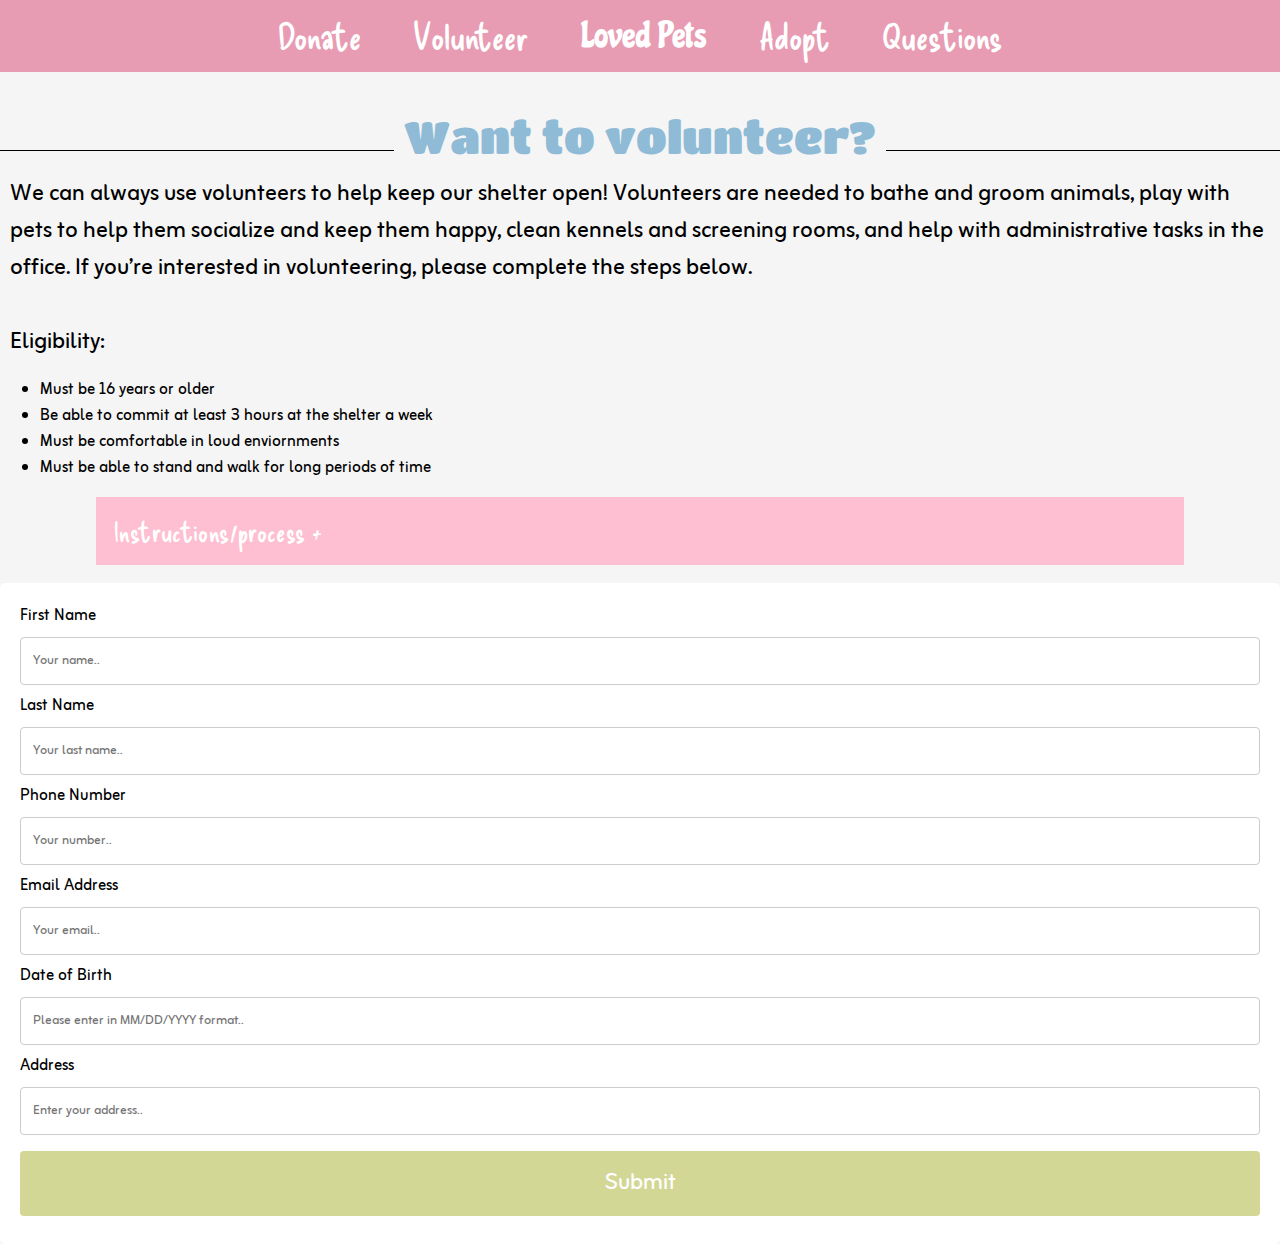
<file: volunteer.html>
<!DOCTYPE html>
<html>
  <head>
    <meta charset="UTF-8">
      <meta name="viewport" content="width=device-width, initial-scale=1.0">
      <title>Loved Pets</title>
    <link rel="preconnect" href="https://fonts.googleapis.com">
    <link rel="preconnect" href="https://fonts.gstatic.com" crossorigin>
    <link href="https://fonts.googleapis.com/css2?family=Chicle&family=Delicious+Handrawn&family=Zain:wght@700&display=swap" rel="stylesheet">
    <link rel="preconnect" href="https://fonts.googleapis.com">
    <link rel="preconnect" href="https://fonts.gstatic.com" crossorigin>
    <link href="https://fonts.googleapis.com/css2?family=Titan+One&display=swap" rel="stylesheet">
    <link rel="stylesheet" type="text/css" href="style.css">
    <link rel="icon" href="imageforwebsite/logo.png">
    
  </head>

<body>
  <ul id="navbar">
    <li><a href="donate.html">Donate</a></li>
    <li><a href="volunteer.html">Volunteer</a></li>
    <li><a href="index.html" style="font-family: Chicle, serif;">Loved Pets</a></li>

    <li class="dropdown">
      <a class="dropbtn">Adopt</a>
      <ul class="dropdown-content">
        <li><a style="color:black;font-family:Zain, sans-serif;font-size:2vh;" href="adoption.html" >Animals</a></li>
        <li><a style="color:black;font-family:Zain, sans-serif;font-size:2vh;"  href="adoption process.html">Adoption Process</a></li>
      </ul>
      <li><a href="Questions.html">Questions</a></li>
    </li>
  </ul>


<div class="container">
  <div class="divider" style="margin-top: 5%;">
    <span style="text-align: center;font-family: Titan One, sans-serif; ;font-size: 5vh;margin-top: 3%;color: #8fbbd6;">Want to volunteer?</span>
  </div>
  <p style="font-family: zain; margin-top: 2%;font-size: 2.5vh;">We can always use volunteers to help keep our shelter open! Volunteers are needed to bathe and groom animals, play with pets to help them socialize and keep them happy, clean kennels and screening rooms, and help with administrative tasks in the office. If you’re interested in volunteering, please complete the steps below.
    <br>
    <br>
    Eligibility:
    <br>
    <ul>
      <li>Must be 16 years or older</li>
      <li>Be able to commit at least 3 hours at the shelter a week</li>
      <li>Must be comfortable in loud enviornments</li>
      <li>Must be able to stand and walk for long periods of time </li>
    </ul>

  </p>
  <button class="accordion" style="background-color:#fdbfd1;font-family: Delicious Handrawn, cursive;font-size: 3vh;letter-spacing: 0.01cm;color: white;">Instructions/process +</button>
  <div class="panel">
    <ol>
   <li>Complete the <a href="#">online application</a></li>
      <li>Submit the application by emailing it to volunteer@welovepets.com or completing the form below</li>
      <li>Participate in a brief phone interview</li>
      <li>Attend a volunteer training session on the first Saturday of every month</li>
    </ol>
  </div>
  <br>
  <br>
  <form>

    <label for="fname">First Name</label>
    <input type="text" id="fname" name="firstname" placeholder="Your name..">

    <label for="lname">Last Name</label>
    <input type="text" id="lname" name="lastname" placeholder="Your last name..">

    <label for="Phone-number">Phone Number</label>
    <input type="text" id="fname" name="phonenumber" placeholder="Your number..">

    <label for="eaddress">Email Address</label>
    <input type="text" id="eaddress" name="emailaddress" placeholder="Your email..">

    <label for="dab">Date of Birth</label>
    <input type="text" id="dab" name="dateofbirth" placeholder="Please enter in MM/DD/YYYY format..">

    <label for="Address">Address</label>
    <input type="text" id="Address" name="Address" placeholder="Enter your address..">

    <input style="font-size: 2.5vh;" type="submit" value="Submit">
  </form>
</div>


  <script>
    var acc = document.getElementsByClassName("accordion");
      var i;

      for (i = 0; i < acc.length; i++) {
        acc[i].addEventListener("click", function() {
          this.classList.toggle("active");

          var panel = this.nextElementSibling;
          if (panel.style.display === "block") {
            panel.style.display = "none";
          } else {
            panel.style.display = "block";
          }
        });
      }

  </script>
</body>
</html>
</file>
<file: style.css>
.chicle-regular {
  font-family: "Chicle", serif;
  font-weight: 400;
  font-style: normal;
}

.zain-bold {
  font-family: "Zain", sans-serif;
  font-weight: 700;
  font-style: normal;
}

.delicious-handrawn-regular {
  font-family: "Delicious Handrawn", cursive;
  font-weight: 400;
  font-style: normal;
}

.titan-one-regular {
  font-family: "Titan One", sans-serif;
  font-weight: 400;
  font-style: normal;
}

body {
  margin: 0;
  padding: 0;
  background-color: #f5f5f5
}

h2, p {
  margin: 10px;
}





ul li a {
  display: block;
  color: white;
  text-align: center;
  padding: 14px 16px;
  text-decoration: none;
  font-size: 4vh
}

ul li a:hover {
  background-color: #D3D796;
}

.box-container {
  display: flex;
  justify-content: space-between;
  align-items: center;
  width: 100%;
  padding: 0 2%;
  box-sizing: border-box;
  margin-top: 5%;


}

.box {
  background-color: #DBBED9;
  width: 25%;
  height: 30%;
  border-radius:25px;
  text-align: center;
  color: white;
  padding: 20px;
  transition: transform 0.3s ease;
  position: relative; 
  overflow: hidden;   
  }

.box:hover{
  transform: scale(1.01);
  box-shadow: 0px 7px 10px #303030;

}

.title{
  font-size: 30px;
  font-family: "Delicious Handrawn", cursive;
  font-weight: 500;
  margin-top: 10px;
}


.box .overlay {
  position: absolute;
  top: 0;
  left: 0;
  width: 100%;
  height: 100%;
  background-color: rgba(0, 0, 0, 0.9); 
  color: white;
  display: flex;
  flex-direction: column;
  justify-content: center;
  align-items: center;
  opacity: 0;           
  transition: opacity 0.3s ease;
  text-align: center;
  padding: 10px;
  box-sizing: border-box;
  font-family: zain;
}

.box:hover .overlay {
  opacity: 1;  
}

h1{
  font-size: 5vh;
  font-family: "Titan One", sans-serif;
  font-weight: 500;
  margin-top: 10px;
  color: #8fbbd6;
}

.line{
  border: 1px solid #D3D796;
  margin-top: 5%;
  margin-bottom: 5%;
  width:75%;
  margin-left: 12.5%
}

.line1{
  border: 1px solid #89bcd2;
  margin-top: 5%;
  margin-bottom: 5%;
  width:98%;
  margin-left: 1%;
}


form {
  border-radius: 5px;
  background-color: #f2f2f2;
  padding: 20px;
}

label {display: block;}

input[type=text], select {
  width: 100%;
  padding: 12px;
  margin: 8px 0;
  display: inline-block;
  border: 1px solid #ccc;
  border-radius: 4px;
  box-sizing: border-box;
}

input[type=submit] {
  width: 100%;
  background-color: #D3D796;  
  color: white;
  padding: 14px;
  margin: 8px 0;
  border: none;
  border-radius: 4px;
  cursor: pointer;
}

input[type=submit]:hover {
  background-color: #b8bc80;
}

.accordion {
  background-color: white;
  color: #444;
  cursor: pointer;
  padding: 18px;
  width: 85%;
  text-align: left;
  border: none;
  outline: none;
  transition: 0.4s;
  margin-left: 7.5%;
}


.active, .accordion:hover {
  background-color: #ccc;
}

.panel {
  background-color: white;
  display: none;
  overflow: hidden;
   width: 85%;
   margin-left: 7.5%;
}

li{
  font-family: zain;
}

form{
  background-color: #ffffff;
}

input{
  font-family: zain
}

label{
  font-family: zain
}




.container1 {
  display: flex;      
  gap: 20px;          
  padding: 20px;

  
}

.image-stack {
  width: 50%;         
}

.image-stack img {
  width: 100%;        
  height: auto;     
}

.text {
  width: 50%;         
  font-family: Zain;
  line-height: 1.6;
}

 footer {
   background-color: #e89cb3;
   padding: 10px;
   text-align: center;
   color: white;
 }

.divider {
  text-align: center;
  border-bottom: 1px solid #000;
  line-height: 0.1em;
  margin: 20px 0;
}

.divider span {
  background: #f5f5f5;
  
  padding: 0 10px;
}

.interested{
  color:white;
}

.dropbtn {
  cursor: pointer;
}

#navbar {
  list-style: none;
  margin: 0;
  padding: 0;
  background-color: #e89cb3;
  display: flex;
  justify-content: center;
  gap: 20px;
  position: sticky;
  top: 0;
  z-index: 1000;

}

#navbar li {
  position: relative; /
}

#navbar li a,
#navbar .dropbtn {
  display: block;
  color: white;
  text-align: center;
  padding: 14px 16px;     
  text-decoration: none;
  font-size: 4vh;          
  font-family: "Delicious Handrawn", cursive;
}

#navbar li a:hover,
.dropdown:hover .dropbtn {
  background-color: #D3D796;
}

.dropdown-content {
  display: none;
  position: absolute;
  top: 100%;              
  left: 0;
  background-color: white;
  min-width: 150px;
  border-radius: 5px;
  padding: 10px 0;
  box-shadow: 0 4px 10px rgba(0,0,0,0.2);
  z-index: 9999;   
  font-family: "Zain", sans-serif;
}

.dropdown-content li {
  list-style: none;
}

.dropdown-content a {
  padding: 10px 15px;
  display: block;
  color: black;
  font-family: "Delicious Handrawn", cursive;
}

.dropdown-content a:hover {
  background-color: #f2f2f2;
} 

.dropdown:hover .dropdown-content {
  display: block;
}

.square{
  font-family: zain;
  font-size: 2vh
}

h2{
  font-family: "Titan One", sans-serif;
  color: #e89cb3;
}

.accordion1 {
  background-color: #DBBED9;
  cursor: pointer;
  padding: 18px;
  width: 80%;
  text-align: left;
  outline: none;
  transition: 0.4s;
  margin-left: 10%;
  margin-right: 10%;
  border: solid;
  border-color: black;
  border-width: 0.5px;
  font-family: "Titan One", sans-serif;
  color:#000000;
  font-size: 2vh
}

.active, .accordion1:hover {
  background-color: #D3D796; 
}

.panel1 {
  padding: 0 18px;
  background-color: white;
  max-height: 0;
  overflow: hidden;
  transition: max-height 0.2s ease-out;
  width: 78.3%;
  margin-left: 10%;
  font-family: zain;
font-size: 2vh;
}


.line2{
  border: 1px solid #f5f5f5;
  margin-top: 5%;
  margin-bottom: 5%;
  width:98%;
  margin-left: 1%;
}

.line2 a{
  color: #8fbbd6;
  font-family: "Delicious Handrawn", cursive;
  font-size: 3vh;
  margin-left: 9.5%;

}
</file>
